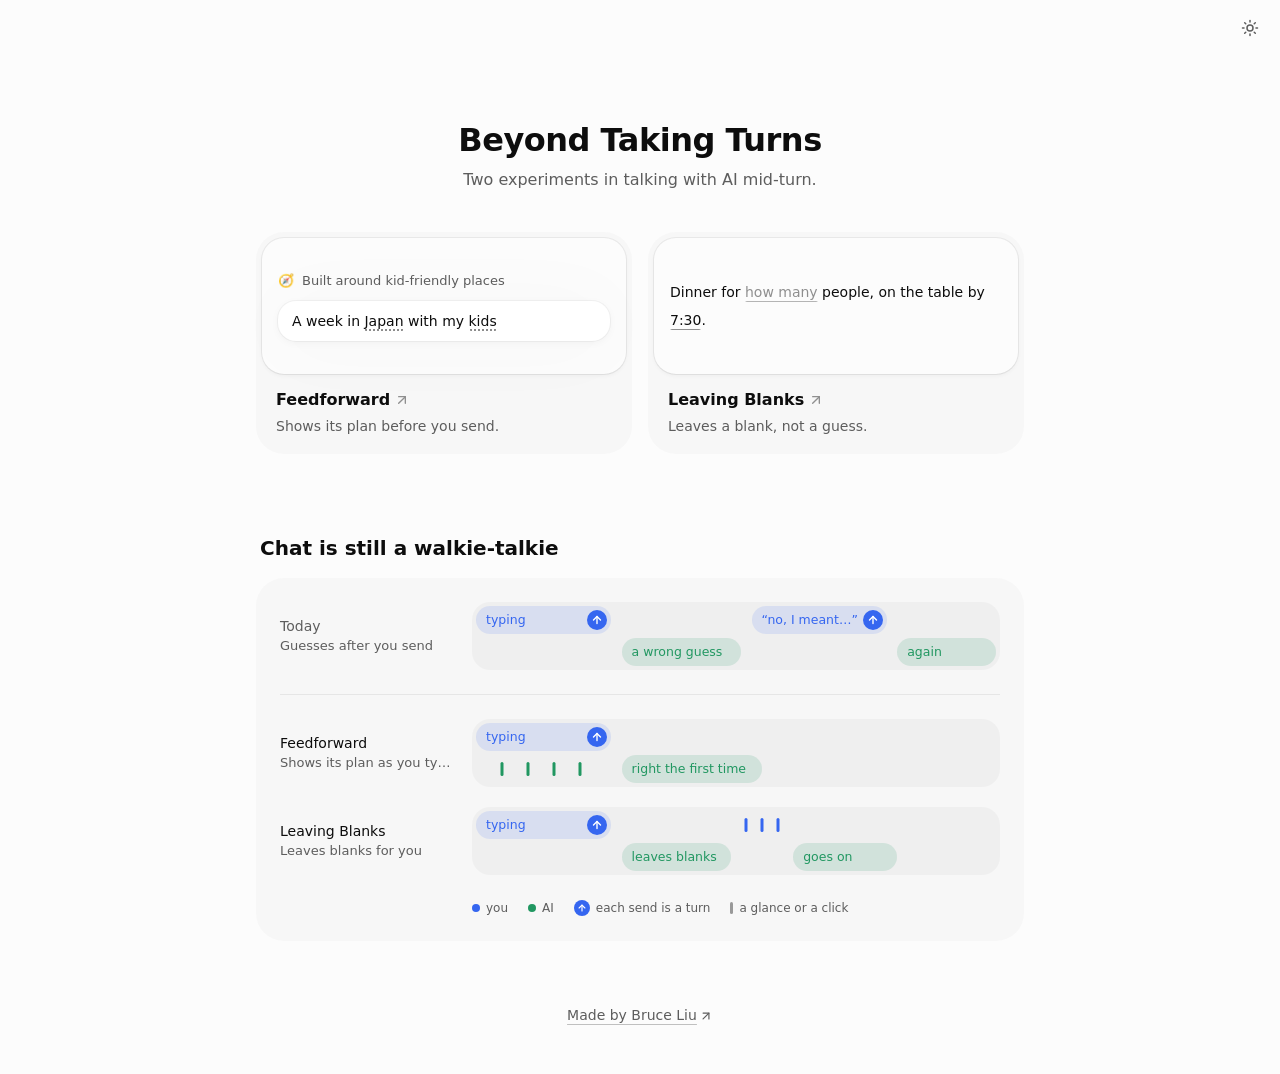
<file: index.html>
<!doctype html>
<html lang="en">
<head>
<meta charset="utf-8">
<meta name="viewport" content="width=device-width, initial-scale=1">
<title>Demos by Bruce Liu</title>
<meta http-equiv="refresh" content="0; url=intra-turn/">
<link rel="canonical" href="intra-turn/">
</head>
<body>
<p><a href="intra-turn/">Beyond Taking Turns</a></p>
</body>
</html>
</file>
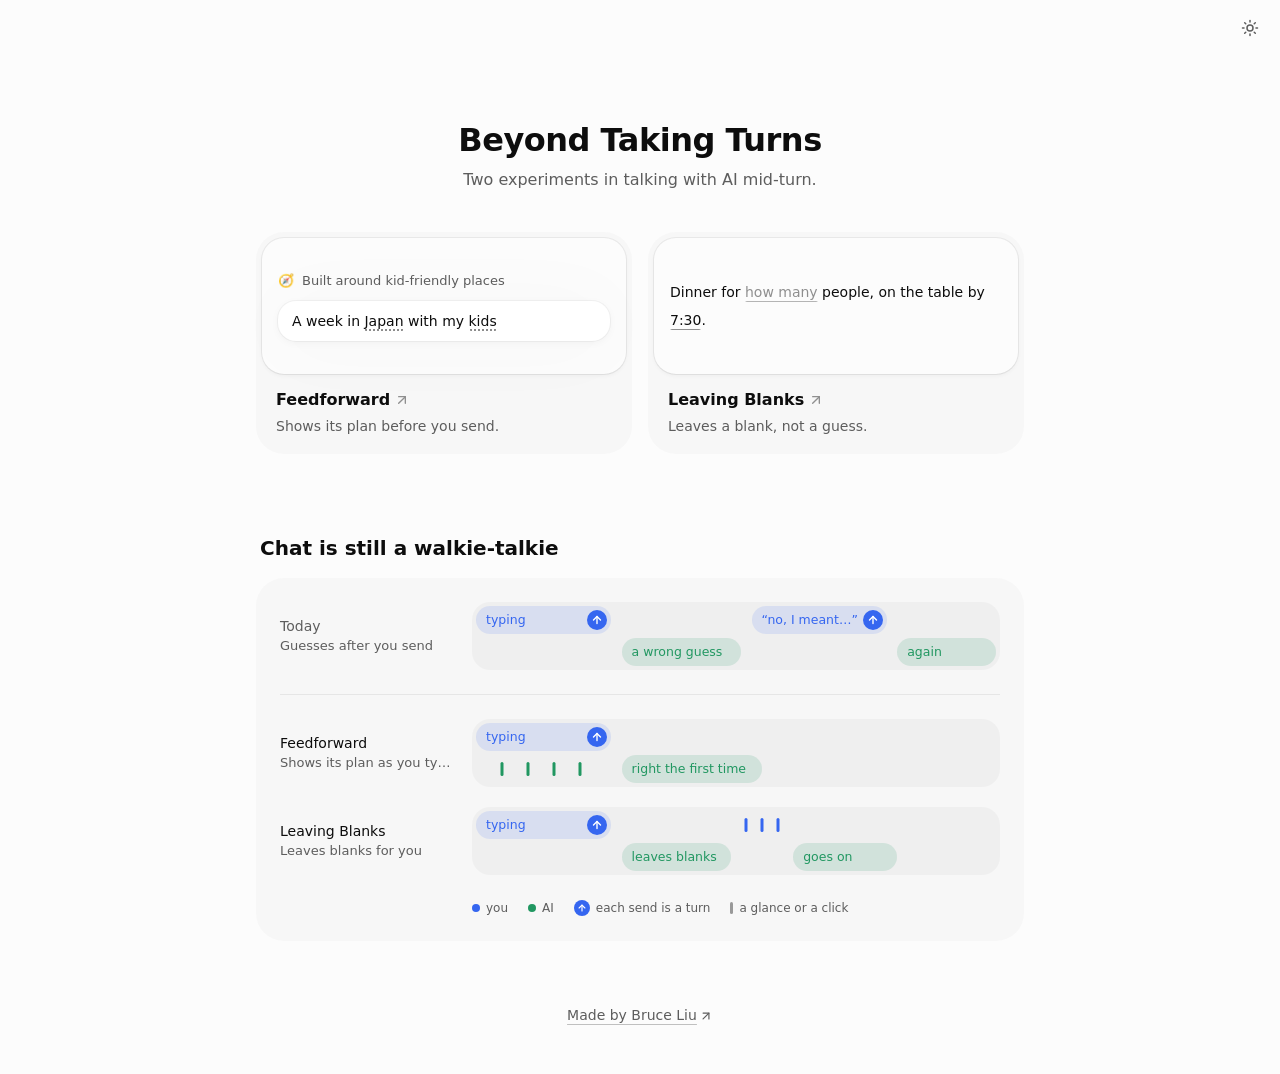
<file: intra-turn/index.html>
<!doctype html>
<html lang="en">
  <head>
    <meta charset="UTF-8" />
    <meta name="viewport" content="width=device-width, initial-scale=1.0" />
    <link rel="icon" type="image/svg+xml" href="favicon.svg" />
    <title>Beyond Taking Turns</title>
    <meta name="description" content="Two experiments in talking with AI mid-turn." />
    <meta property="og:title" content="Beyond Taking Turns" />
    <meta property="og:description" content="Two experiments in talking with AI mid-turn." />
    <meta name="theme-color" content="#fcfcfc" />
    <script>
      try { var t = localStorage.getItem('cg-theme'); if (t === 'dark' || (!t && matchMedia('(prefers-color-scheme: dark)').matches)) { document.documentElement.classList.add('dark'); document.querySelector('meta[name=theme-color]').content = '#000000' } } catch (e) {}
    </script>
    <script type="module" crossorigin src="./assets/home-BhHzeQNB.js"></script>
    <link rel="modulepreload" crossorigin href="./assets/shell-llo1sJBa.js">
    <link rel="stylesheet" crossorigin href="./assets/shell-BoeR5IfN.css">
  </head>
  <body>
    <div id="root"></div>
  </body>
</html>
</file>
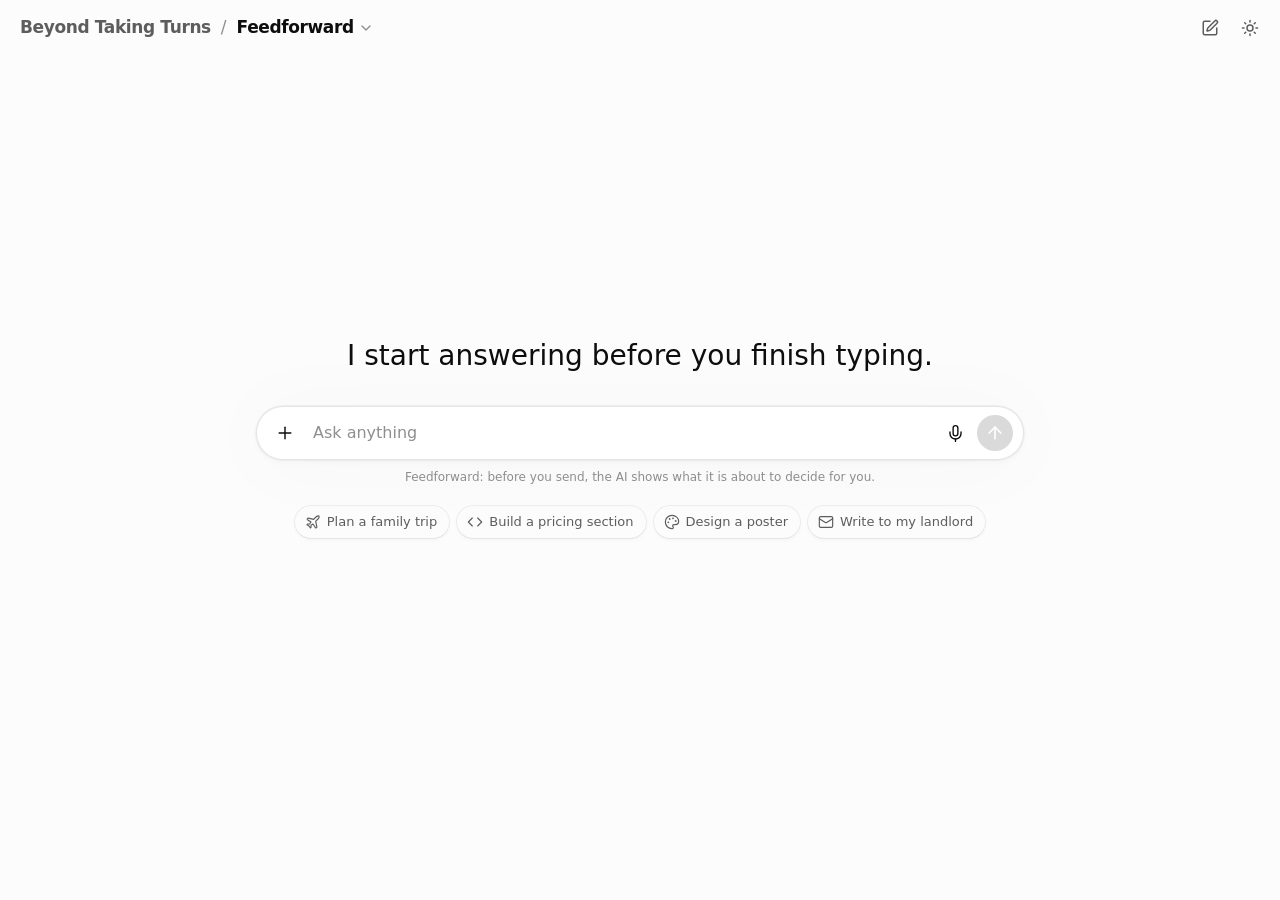
<file: intra-turn/app.html>
<!doctype html>
<html lang="en">
  <head>
    <meta charset="UTF-8" />
    <meta name="viewport" content="width=device-width, initial-scale=1.0" />
    <link rel="icon" type="image/svg+xml" href="favicon.svg" />
    <title>Feedforward — demo</title>
    <meta name="description" content="See the decisions an AI is about to make for you, while you type, and change any of them before you send." />
    <meta property="og:title" content="Feedforward" />
    <meta property="og:description" content="See the decisions an AI is about to make for you, while you type, and change any of them before you send." />
    <meta name="theme-color" content="#fcfcfc" />
    <script>
      try { var t = localStorage.getItem('cg-theme'); if (t === 'dark' || (!t && matchMedia('(prefers-color-scheme: dark)').matches)) { document.documentElement.classList.add('dark'); document.querySelector('meta[name=theme-color]').content = '#000000' } } catch (e) {}
    </script>
    <script type="module" crossorigin src="./assets/app-CIHVauXy.js"></script>
    <link rel="modulepreload" crossorigin href="./assets/shell-llo1sJBa.js">
    <link rel="modulepreload" crossorigin href="./assets/pace-CXslPF5v.js">
    <link rel="modulepreload" crossorigin href="./assets/fonts-s5RnqhZF.js">
    <link rel="modulepreload" crossorigin href="./assets/replay-CCetqbam.js">
    <link rel="modulepreload" crossorigin href="./assets/pictures-aIFssX1I.js">
    <link rel="modulepreload" crossorigin href="./assets/prompt-rfQd51zj.js">
    <link rel="stylesheet" crossorigin href="./assets/shell-BoeR5IfN.css">
  </head>
  <body>
    <div id="root"></div>
  </body>
</html>
</file>
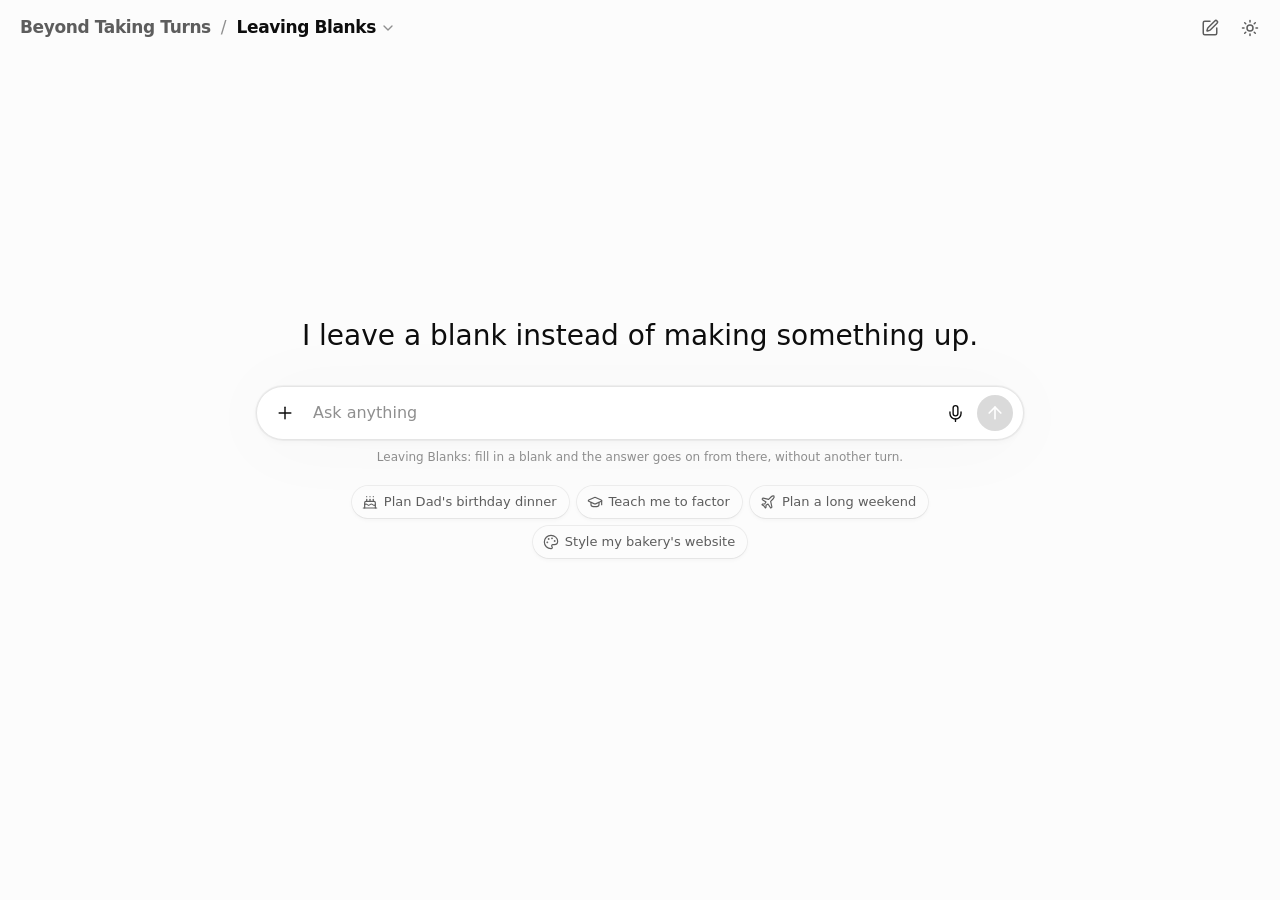
<file: intra-turn/blanks.html>
<!doctype html>
<html lang="en">
  <head>
    <meta charset="UTF-8" />
    <meta name="viewport" content="width=device-width, initial-scale=1.0" />
    <link rel="icon" type="image/svg+xml" href="favicon.svg" />
    <title>Leaving Blanks — demo</title>
    <meta name="description" content="An AI answer that leaves a blank instead of making something up, and goes on in the same turn when you fill it in." />
    <meta property="og:title" content="Leaving Blanks" />
    <meta property="og:description" content="An AI answer that leaves a blank instead of making something up, and goes on in the same turn when you fill it in." />
    <meta name="theme-color" content="#fcfcfc" />
    <script>
      try { var t = localStorage.getItem('cg-theme'); if (t === 'dark' || (!t && matchMedia('(prefers-color-scheme: dark)').matches)) { document.documentElement.classList.add('dark'); document.querySelector('meta[name=theme-color]').content = '#000000' } } catch (e) {}
    </script>
    <script type="module" crossorigin src="./assets/blanks-V9dPIQLc.js"></script>
    <link rel="modulepreload" crossorigin href="./assets/shell-llo1sJBa.js">
    <link rel="modulepreload" crossorigin href="./assets/pace-CXslPF5v.js">
    <link rel="modulepreload" crossorigin href="./assets/fonts-s5RnqhZF.js">
    <link rel="modulepreload" crossorigin href="./assets/replay-CCetqbam.js">
    <link rel="modulepreload" crossorigin href="./assets/pictures-aIFssX1I.js">
    <link rel="stylesheet" crossorigin href="./assets/shell-BoeR5IfN.css">
  </head>
  <body>
    <div id="root"></div>
  </body>
</html>
</file>
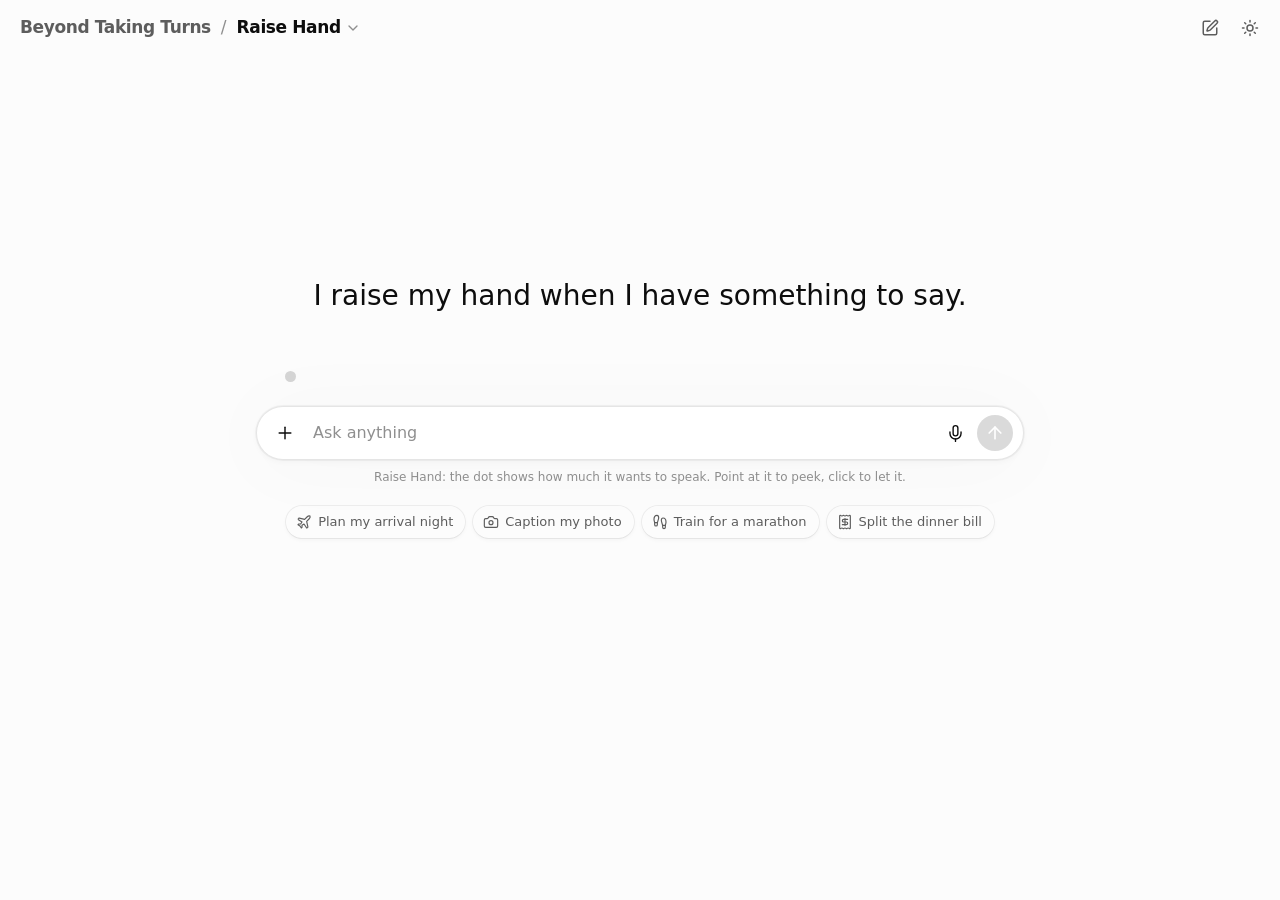
<file: intra-turn/hand.html>
<!doctype html>
<html lang="en">
  <head>
    <meta charset="UTF-8" />
    <meta name="viewport" content="width=device-width, initial-scale=1.0" />
    <link rel="icon" type="image/svg+xml" href="favicon.svg" />
    <title>Raise Hand — demo</title>
    <meta name="theme-color" content="#fcfcfc" />
    <script>
      try { var t = localStorage.getItem('cg-theme'); if (t === 'dark' || (!t && matchMedia('(prefers-color-scheme: dark)').matches)) { document.documentElement.classList.add('dark'); document.querySelector('meta[name=theme-color]').content = '#000000' } } catch (e) {}
    </script>
    <script type="module" crossorigin src="./assets/hand-DZXEZ90V.js"></script>
    <link rel="modulepreload" crossorigin href="./assets/shell-llo1sJBa.js">
    <link rel="modulepreload" crossorigin href="./assets/pace-CXslPF5v.js">
    <link rel="modulepreload" crossorigin href="./assets/pictures-aIFssX1I.js">
    <link rel="modulepreload" crossorigin href="./assets/prompt-rfQd51zj.js">
    <link rel="stylesheet" crossorigin href="./assets/shell-BoeR5IfN.css">
  </head>
  <body>
    <div id="root"></div>
  </body>
</html>
</file>
